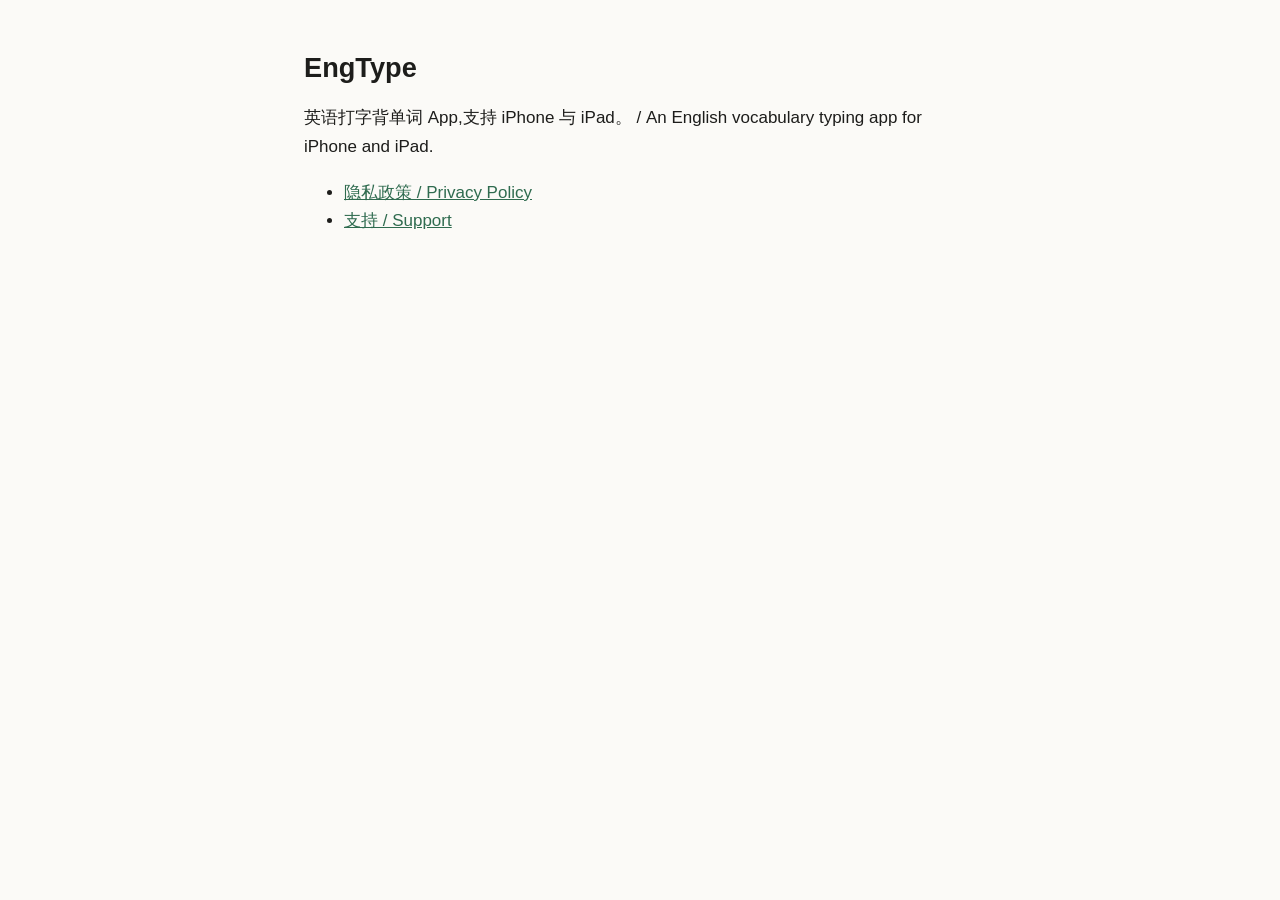
<file: index.html>
<!doctype html>
<html lang="zh-CN"><head><meta charset="utf-8"><meta name="viewport" content="width=device-width, initial-scale=1">
<title>EngType</title><link rel="stylesheet" href="style.css"></head>
<body><main><h1>EngType</h1>
<p>英语打字背单词 App,支持 iPhone 与 iPad。 / An English vocabulary typing app for iPhone and iPad.</p>
<ul><li><a href="privacy/">隐私政策 / Privacy Policy</a></li><li><a href="support/">支持 / Support</a></li></ul>
</main></body></html>
</file>
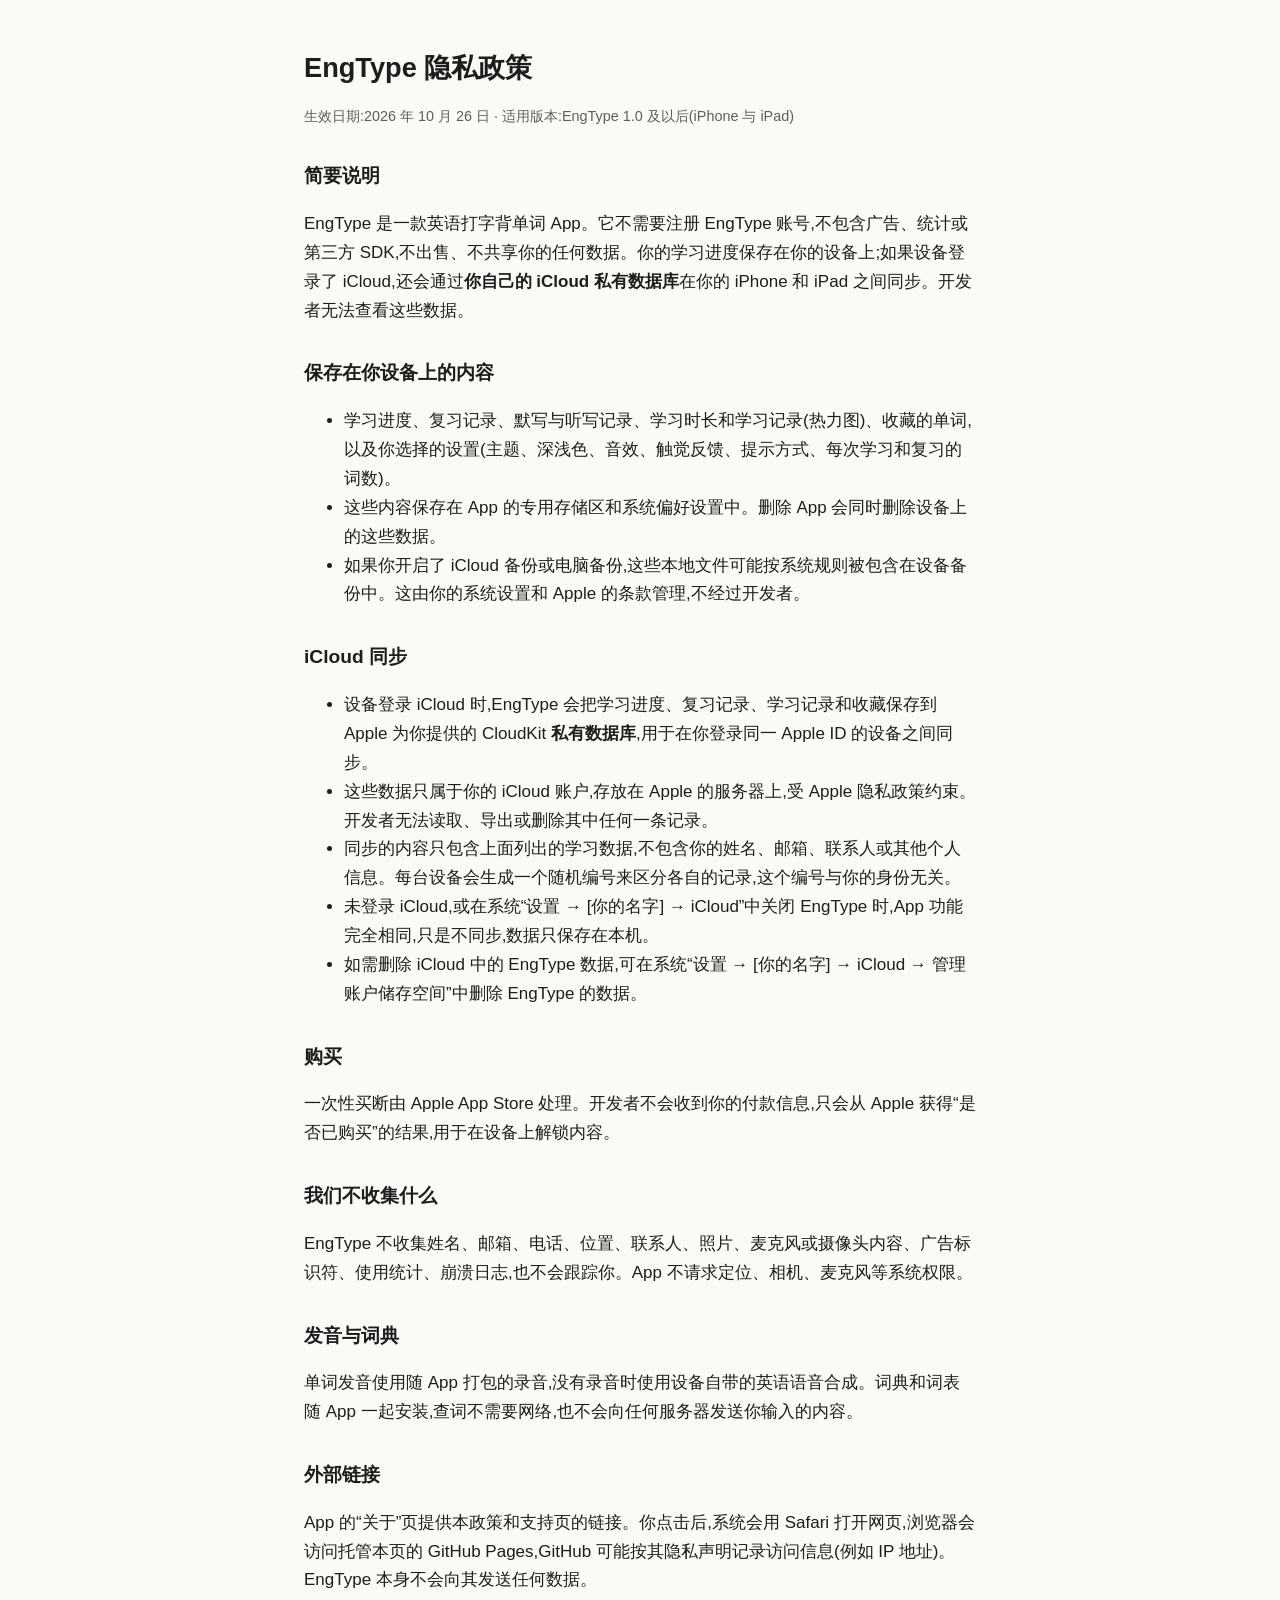
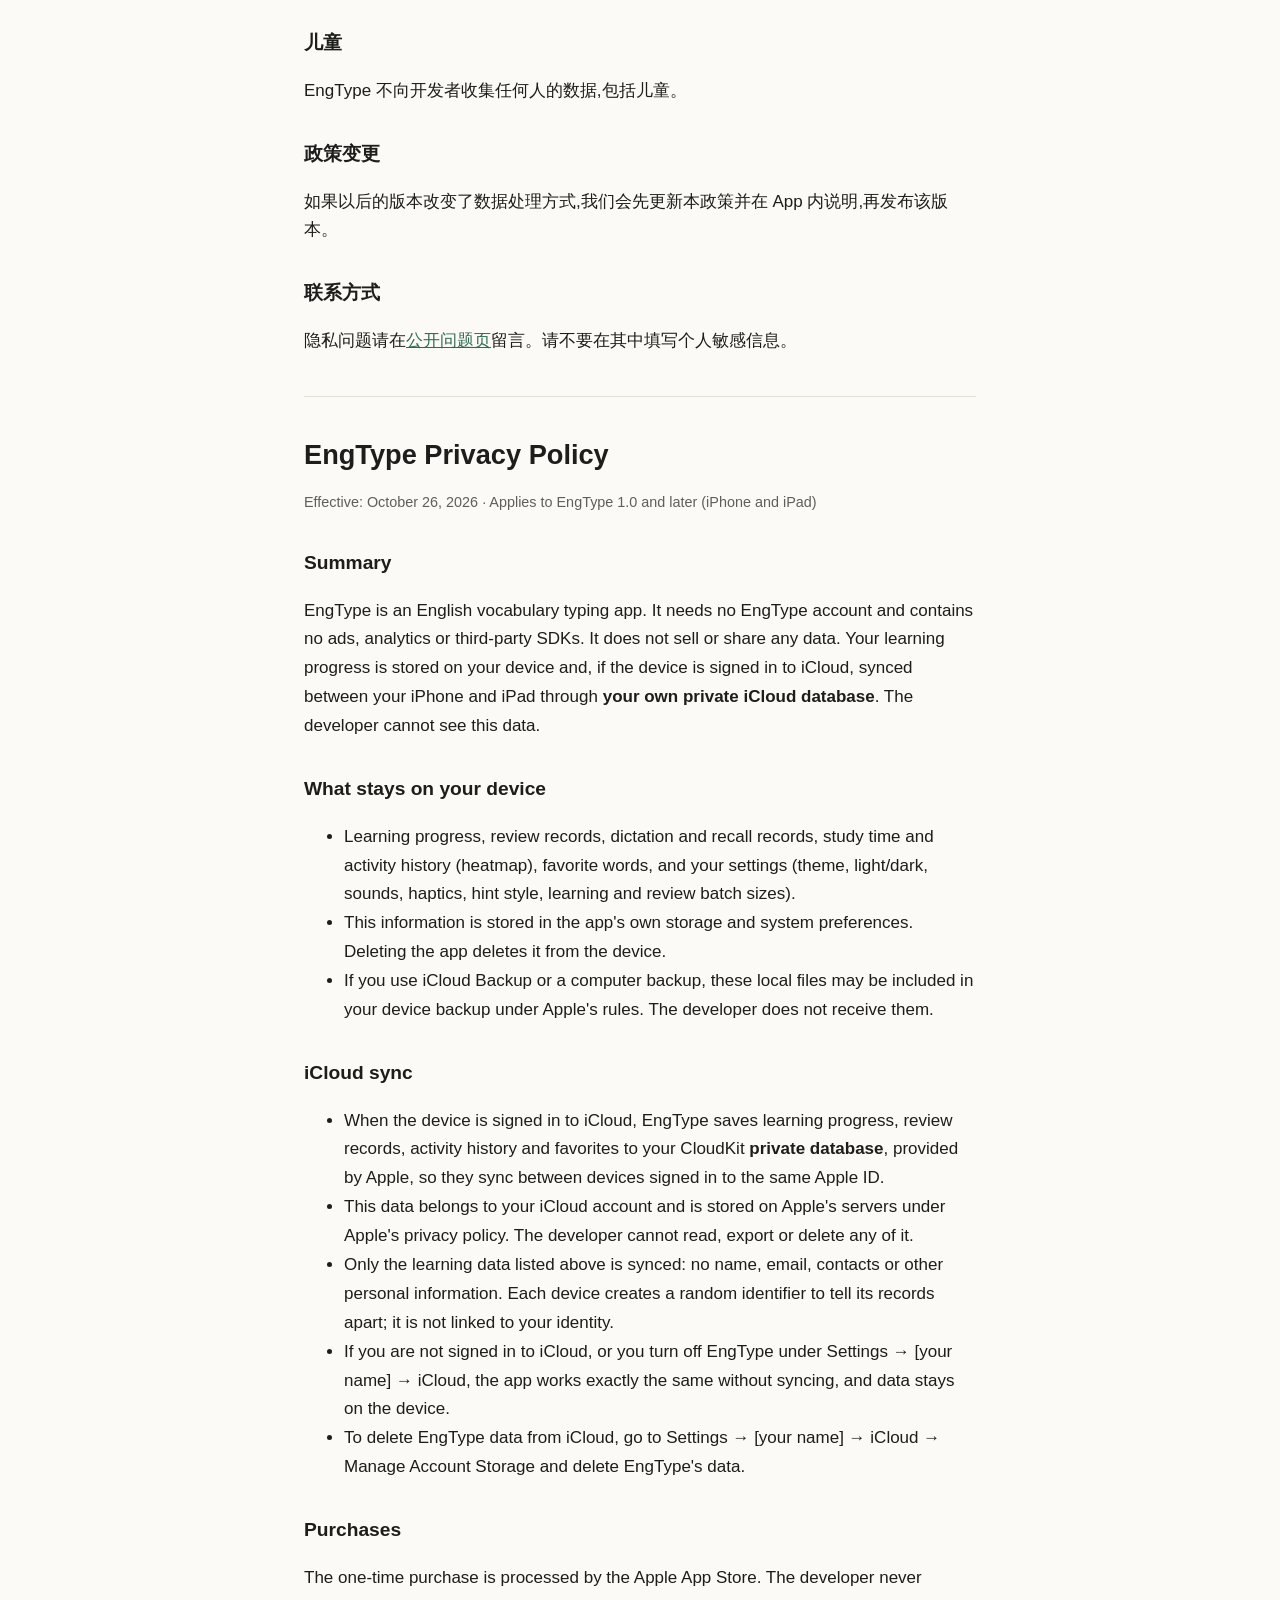
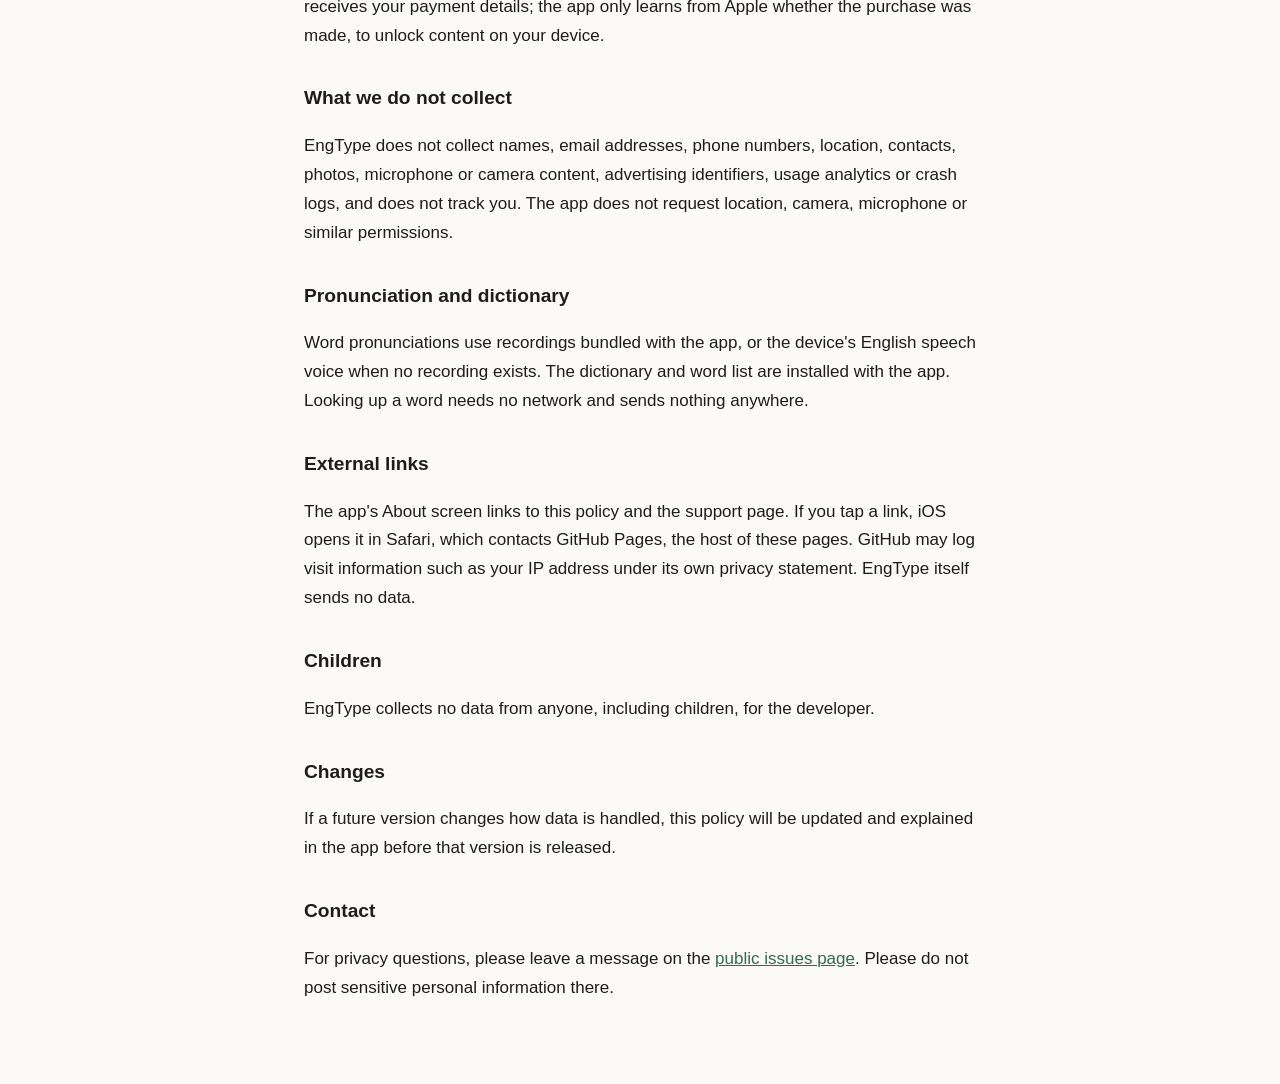
<file: privacy/index.html>
<!doctype html>
<html lang="zh-CN">
<head>
<meta charset="utf-8">
<meta name="viewport" content="width=device-width, initial-scale=1">
<title>EngType 隐私政策 · Privacy Policy</title>
<link rel="stylesheet" href="../style.css">
</head>
<body>
<main>
<h1>EngType 隐私政策</h1>
<p class="muted">生效日期:2026 年 10 月 26 日 · 适用版本:EngType 1.0 及以后(iPhone 与 iPad)</p>

<h2>简要说明</h2>
<p>EngType 是一款英语打字背单词 App。它不需要注册 EngType 账号,不包含广告、统计或第三方 SDK,不出售、不共享你的任何数据。你的学习进度保存在你的设备上;如果设备登录了 iCloud,还会通过<strong>你自己的 iCloud 私有数据库</strong>在你的 iPhone 和 iPad 之间同步。开发者无法查看这些数据。</p>

<h2>保存在你设备上的内容</h2>
<ul>
<li>学习进度、复习记录、默写与听写记录、学习时长和学习记录(热力图)、收藏的单词,以及你选择的设置(主题、深浅色、音效、触觉反馈、提示方式、每次学习和复习的词数)。</li>
<li>这些内容保存在 App 的专用存储区和系统偏好设置中。删除 App 会同时删除设备上的这些数据。</li>
<li>如果你开启了 iCloud 备份或电脑备份,这些本地文件可能按系统规则被包含在设备备份中。这由你的系统设置和 Apple 的条款管理,不经过开发者。</li>
</ul>

<h2>iCloud 同步</h2>
<ul>
<li>设备登录 iCloud 时,EngType 会把学习进度、复习记录、学习记录和收藏保存到 Apple 为你提供的 CloudKit <strong>私有数据库</strong>,用于在你登录同一 Apple ID 的设备之间同步。</li>
<li>这些数据只属于你的 iCloud 账户,存放在 Apple 的服务器上,受 Apple 隐私政策约束。开发者无法读取、导出或删除其中任何一条记录。</li>
<li>同步的内容只包含上面列出的学习数据,不包含你的姓名、邮箱、联系人或其他个人信息。每台设备会生成一个随机编号来区分各自的记录,这个编号与你的身份无关。</li>
<li>未登录 iCloud,或在系统“设置 → [你的名字] → iCloud”中关闭 EngType 时,App 功能完全相同,只是不同步,数据只保存在本机。</li>
<li>如需删除 iCloud 中的 EngType 数据,可在系统“设置 → [你的名字] → iCloud → 管理账户储存空间”中删除 EngType 的数据。</li>
</ul>

<h2>购买</h2>
<p>一次性买断由 Apple App Store 处理。开发者不会收到你的付款信息,只会从 Apple 获得“是否已购买”的结果,用于在设备上解锁内容。</p>

<h2>我们不收集什么</h2>
<p>EngType 不收集姓名、邮箱、电话、位置、联系人、照片、麦克风或摄像头内容、广告标识符、使用统计、崩溃日志,也不会跟踪你。App 不请求定位、相机、麦克风等系统权限。</p>

<h2>发音与词典</h2>
<p>单词发音使用随 App 打包的录音,没有录音时使用设备自带的英语语音合成。词典和词表随 App 一起安装,查词不需要网络,也不会向任何服务器发送你输入的内容。</p>

<h2>外部链接</h2>
<p>App 的“关于”页提供本政策和支持页的链接。你点击后,系统会用 Safari 打开网页,浏览器会访问托管本页的 GitHub Pages,GitHub 可能按其隐私声明记录访问信息(例如 IP 地址)。EngType 本身不会向其发送任何数据。</p>

<h2>儿童</h2>
<p>EngType 不向开发者收集任何人的数据,包括儿童。</p>

<h2>政策变更</h2>
<p>如果以后的版本改变了数据处理方式,我们会先更新本政策并在 App 内说明,再发布该版本。</p>

<h2>联系方式</h2>
<p>隐私问题请在<a href="https://github.com/perinchiang/roottype-site/issues">公开问题页</a>留言。请不要在其中填写个人敏感信息。</p>

<hr>

<h1 lang="en">EngType Privacy Policy</h1>
<div lang="en">
<p class="muted">Effective: October 26, 2026 · Applies to EngType 1.0 and later (iPhone and iPad)</p>

<h2>Summary</h2>
<p>EngType is an English vocabulary typing app. It needs no EngType account and contains no ads, analytics or third-party SDKs. It does not sell or share any data. Your learning progress is stored on your device and, if the device is signed in to iCloud, synced between your iPhone and iPad through <strong>your own private iCloud database</strong>. The developer cannot see this data.</p>

<h2>What stays on your device</h2>
<ul>
<li>Learning progress, review records, dictation and recall records, study time and activity history (heatmap), favorite words, and your settings (theme, light/dark, sounds, haptics, hint style, learning and review batch sizes).</li>
<li>This information is stored in the app's own storage and system preferences. Deleting the app deletes it from the device.</li>
<li>If you use iCloud Backup or a computer backup, these local files may be included in your device backup under Apple's rules. The developer does not receive them.</li>
</ul>

<h2>iCloud sync</h2>
<ul>
<li>When the device is signed in to iCloud, EngType saves learning progress, review records, activity history and favorites to your CloudKit <strong>private database</strong>, provided by Apple, so they sync between devices signed in to the same Apple ID.</li>
<li>This data belongs to your iCloud account and is stored on Apple's servers under Apple's privacy policy. The developer cannot read, export or delete any of it.</li>
<li>Only the learning data listed above is synced: no name, email, contacts or other personal information. Each device creates a random identifier to tell its records apart; it is not linked to your identity.</li>
<li>If you are not signed in to iCloud, or you turn off EngType under Settings → [your name] → iCloud, the app works exactly the same without syncing, and data stays on the device.</li>
<li>To delete EngType data from iCloud, go to Settings → [your name] → iCloud → Manage Account Storage and delete EngType's data.</li>
</ul>

<h2>Purchases</h2>
<p>The one-time purchase is processed by the Apple App Store. The developer never receives your payment details; the app only learns from Apple whether the purchase was made, to unlock content on your device.</p>

<h2>What we do not collect</h2>
<p>EngType does not collect names, email addresses, phone numbers, location, contacts, photos, microphone or camera content, advertising identifiers, usage analytics or crash logs, and does not track you. The app does not request location, camera, microphone or similar permissions.</p>

<h2>Pronunciation and dictionary</h2>
<p>Word pronunciations use recordings bundled with the app, or the device's English speech voice when no recording exists. The dictionary and word list are installed with the app. Looking up a word needs no network and sends nothing anywhere.</p>

<h2>External links</h2>
<p>The app's About screen links to this policy and the support page. If you tap a link, iOS opens it in Safari, which contacts GitHub Pages, the host of these pages. GitHub may log visit information such as your IP address under its own privacy statement. EngType itself sends no data.</p>

<h2>Children</h2>
<p>EngType collects no data from anyone, including children, for the developer.</p>

<h2>Changes</h2>
<p>If a future version changes how data is handled, this policy will be updated and explained in the app before that version is released.</p>

<h2>Contact</h2>
<p>For privacy questions, please leave a message on the <a href="https://github.com/perinchiang/roottype-site/issues">public issues page</a>. Please do not post sensitive personal information there.</p>
</div>
</main>
</body>
</html>
</file>
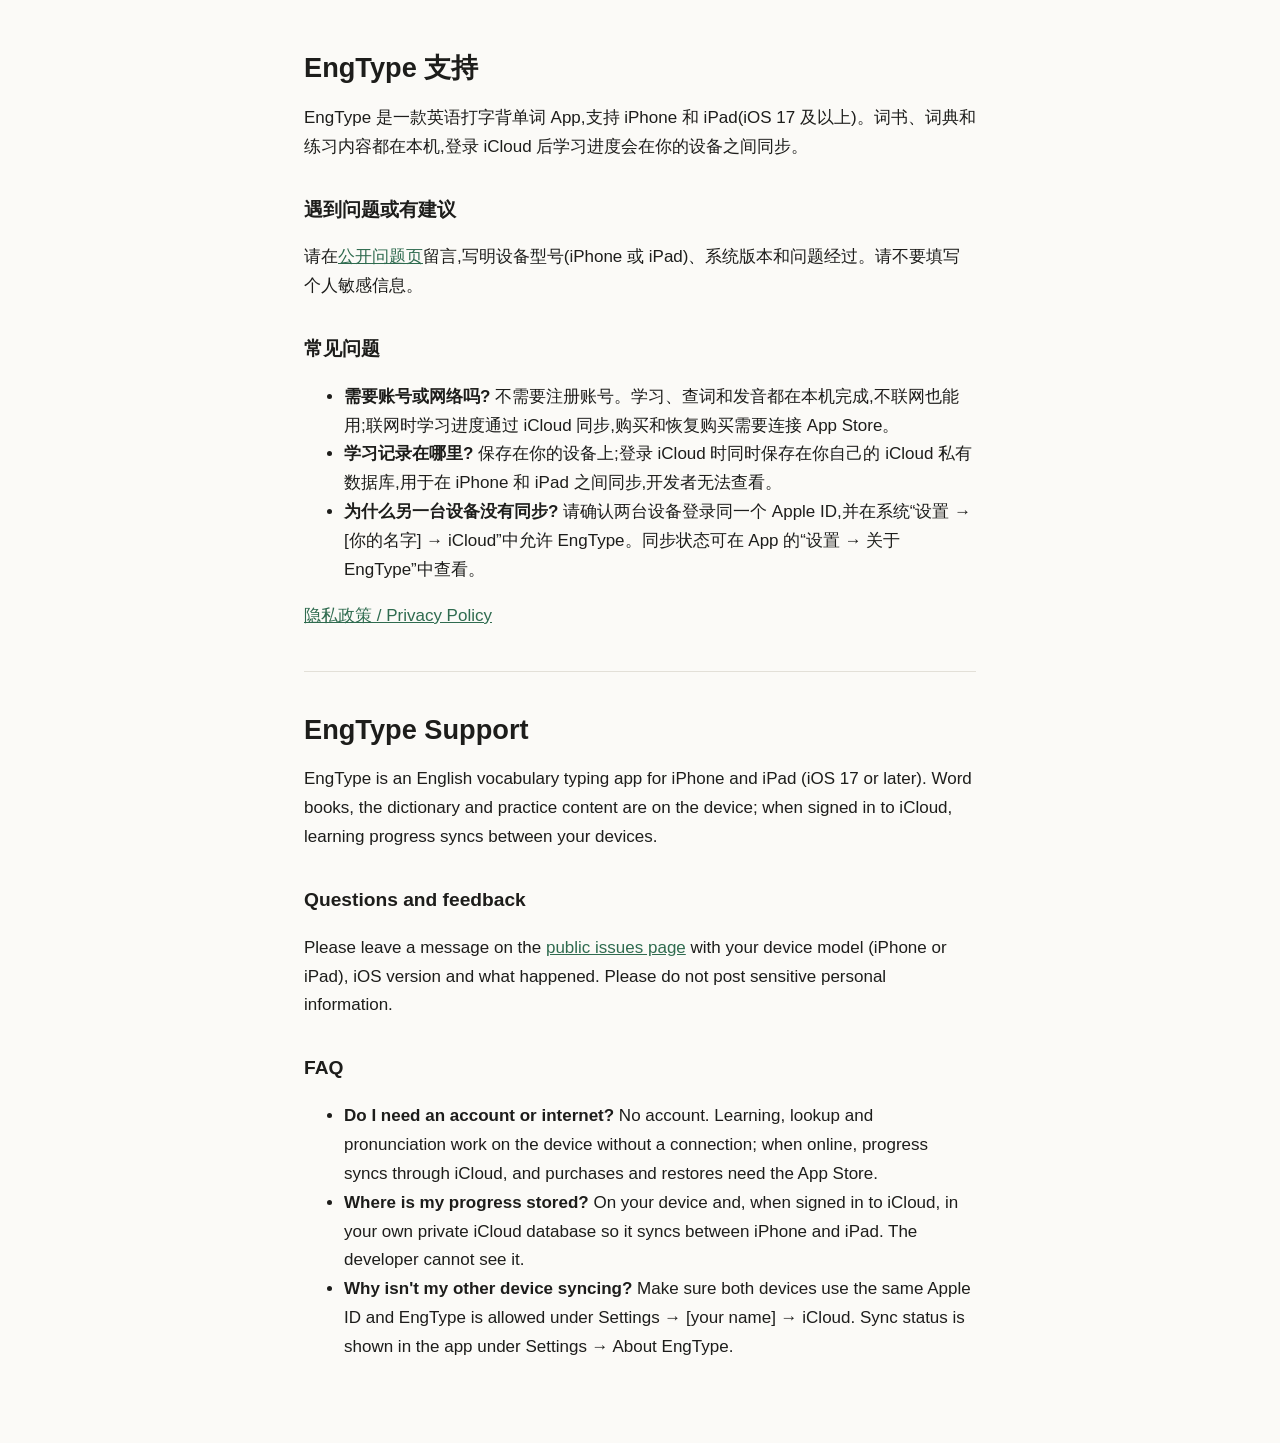
<file: support/index.html>
<!doctype html>
<html lang="zh-CN">
<head>
<meta charset="utf-8">
<meta name="viewport" content="width=device-width, initial-scale=1">
<title>EngType 支持 · Support</title>
<link rel="stylesheet" href="../style.css">
</head>
<body>
<main>
<h1>EngType 支持</h1>
<p>EngType 是一款英语打字背单词 App,支持 iPhone 和 iPad(iOS 17 及以上)。词书、词典和练习内容都在本机,登录 iCloud 后学习进度会在你的设备之间同步。</p>
<h2>遇到问题或有建议</h2>
<p>请在<a href="https://github.com/perinchiang/roottype-site/issues">公开问题页</a>留言,写明设备型号(iPhone 或 iPad)、系统版本和问题经过。请不要填写个人敏感信息。</p>
<h2>常见问题</h2>
<ul>
<li><strong>需要账号或网络吗?</strong> 不需要注册账号。学习、查词和发音都在本机完成,不联网也能用;联网时学习进度通过 iCloud 同步,购买和恢复购买需要连接 App Store。</li>
<li><strong>学习记录在哪里?</strong> 保存在你的设备上;登录 iCloud 时同时保存在你自己的 iCloud 私有数据库,用于在 iPhone 和 iPad 之间同步,开发者无法查看。</li>
<li><strong>为什么另一台设备没有同步?</strong> 请确认两台设备登录同一个 Apple ID,并在系统“设置 → [你的名字] → iCloud”中允许 EngType。同步状态可在 App 的“设置 → 关于 EngType”中查看。</li>
</ul>
<p><a href="../privacy/">隐私政策 / Privacy Policy</a></p>
<hr>
<h1 lang="en">EngType Support</h1>
<div lang="en">
<p>EngType is an English vocabulary typing app for iPhone and iPad (iOS 17 or later). Word books, the dictionary and practice content are on the device; when signed in to iCloud, learning progress syncs between your devices.</p>
<h2>Questions and feedback</h2>
<p>Please leave a message on the <a href="https://github.com/perinchiang/roottype-site/issues">public issues page</a> with your device model (iPhone or iPad), iOS version and what happened. Please do not post sensitive personal information.</p>
<h2>FAQ</h2>
<ul>
<li><strong>Do I need an account or internet?</strong> No account. Learning, lookup and pronunciation work on the device without a connection; when online, progress syncs through iCloud, and purchases and restores need the App Store.</li>
<li><strong>Where is my progress stored?</strong> On your device and, when signed in to iCloud, in your own private iCloud database so it syncs between iPhone and iPad. The developer cannot see it.</li>
<li><strong>Why isn't my other device syncing?</strong> Make sure both devices use the same Apple ID and EngType is allowed under Settings → [your name] → iCloud. Sync status is shown in the app under Settings → About EngType.</li>
</ul>
</div>
</main>
</body>
</html>
</file>
<file: style.css>
:root{--bg:#fbfaf7;--fg:#1d1d1b;--muted:#5f5e58;--line:#e3e0d8;--accent:#2f6b4f}
@media (prefers-color-scheme:dark){:root{--bg:#161614;--fg:#ecebe6;--muted:#a7a59d;--line:#2d2c28;--accent:#7cc5a0}}
html{background:var(--bg)}
body{margin:0 auto;max-width:42rem;padding:2rem 1.25rem 4rem;color:var(--fg);font:17px/1.7 -apple-system,BlinkMacSystemFont,"PingFang SC","Helvetica Neue",sans-serif}
h1{font-size:1.7rem;line-height:1.3}h2{font-size:1.2rem;margin-top:2rem}
a{color:var(--accent)}p,li{color:var(--fg)}.muted{color:var(--muted);font-size:.9rem}
hr{border:0;border-top:1px solid var(--line);margin:2.5rem 0}
</file>
